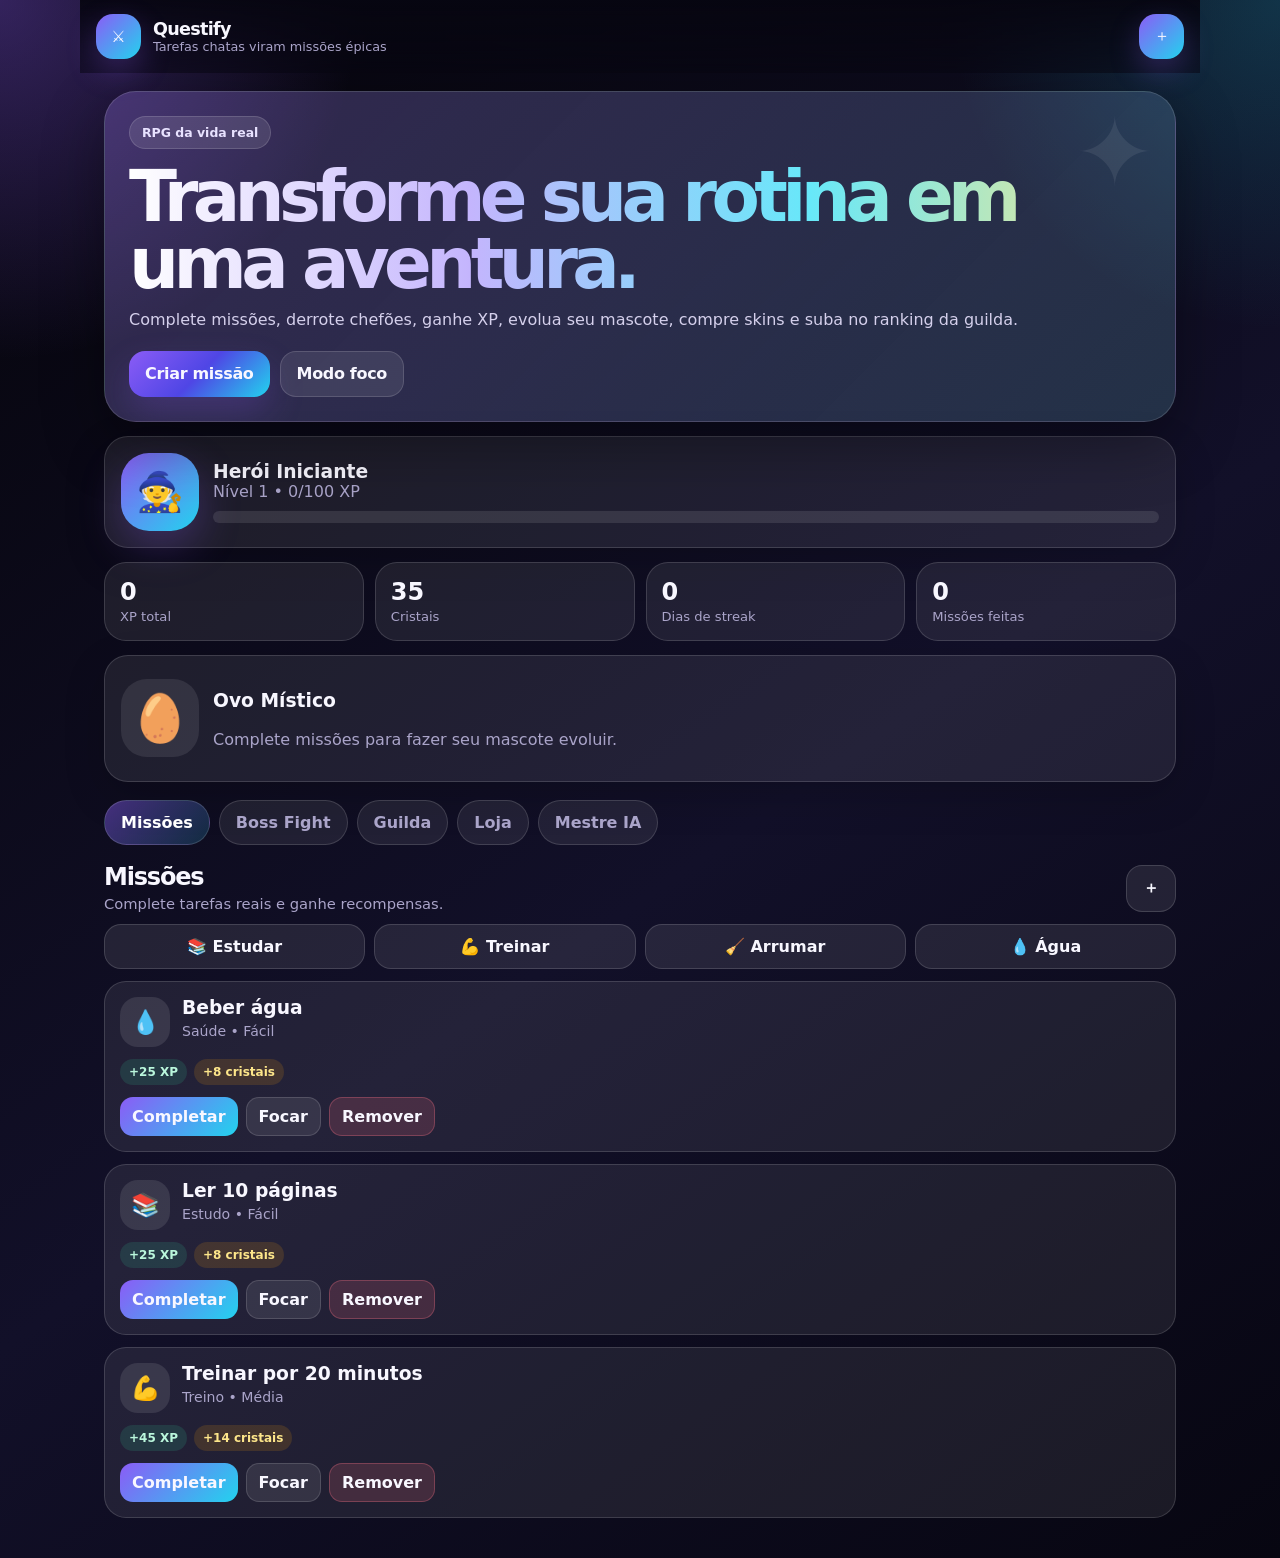
<file: FrontEnd/index.html>
<!DOCTYPE html>
<html lang="pt-BR">
<head>
  <meta charset="UTF-8" />
  <meta name="viewport" content="width=device-width, initial-scale=1.0" />
  <title>Questify - Missões Épicas</title>
  <link rel="stylesheet" href="style.css" />
</head>
<body>
  <div class="app">
    <header class="topbar">
      <div class="logo">
        <div class="logo-icon">⚔️</div>
        <div>
          <h1>Questify</h1>
          <p>Tarefas chatas viram missões épicas</p>
        </div>
      </div>

      <button class="icon-btn" id="openTaskModal">＋</button>
    </header>

    <main>
      <section class="hero">
        <div>
          <span class="tag">RPG da vida real</span>
          <h2>Transforme sua rotina em uma aventura.</h2>
          <p>
            Complete missões, derrote chefões, ganhe XP, evolua seu mascote,
            compre skins e suba no ranking da guilda.
          </p>

          <div class="hero-actions">
            <button class="primary-btn" id="createMissionBtn">Criar missão</button>
            <button class="secondary-btn" id="startFocusTop">Modo foco</button>
          </div>
        </div>
      </section>

      <section class="profile-card">
        <div class="character" id="characterAvatar">🧙</div>

        <div class="profile-info">
          <h3 id="heroTitle">Herói Iniciante</h3>
          <p id="levelText">Nível 1 • 0/100 XP</p>

          <div class="xp-track">
            <div class="xp-bar" id="xpBar"></div>
          </div>
        </div>
      </section>

      <section class="stats-grid">
        <article>
          <strong id="totalXp">0</strong>
          <span>XP total</span>
        </article>

        <article>
          <strong id="coins">0</strong>
          <span>Cristais</span>
        </article>

        <article>
          <strong id="streak">0</strong>
          <span>Dias de streak</span>
        </article>

        <article>
          <strong id="completedCount">0</strong>
          <span>Missões feitas</span>
        </article>
      </section>

      <section class="pet-card">
        <div class="pet" id="petEmoji">🥚</div>
        <div>
          <h3 id="petName">Ovo Místico</h3>
          <p id="petDescription">
            Complete missões para fazer seu mascote evoluir.
          </p>
        </div>
      </section>

      <nav class="tabs">
        <button class="tab active" data-tab="missions">Missões</button>
        <button class="tab" data-tab="bosses">Boss Fight</button>
        <button class="tab" data-tab="guild">Guilda</button>
        <button class="tab" data-tab="shop">Loja</button>
        <button class="tab" data-tab="ai">Mestre IA</button>
      </nav>

      <section class="tab-content active" id="missions">
        <div class="section-title">
          <div>
            <h2>Missões</h2>
            <p>Complete tarefas reais e ganhe recompensas.</p>
          </div>
          <button class="small-btn" id="addMissionSmall">＋</button>
        </div>

        <div class="quick-actions">
          <button data-quick="Estudar por 25 minutos|study|medium">📚 Estudar</button>
          <button data-quick="Treinar por 30 minutos|fitness|medium">💪 Treinar</button>
          <button data-quick="Arrumar o quarto|home|easy">🧹 Arrumar</button>
          <button data-quick="Beber água|health|easy">💧 Água</button>
        </div>

        <div class="list" id="missionList"></div>
      </section>

      <section class="tab-content" id="bosses">
        <div class="section-title">
          <div>
            <h2>Boss Fight</h2>
            <p>Tarefas difíceis quebradas em fases.</p>
          </div>
          <button class="small-btn danger" id="addBossSmall">🐉</button>
        </div>

        <div class="list" id="bossList"></div>
      </section>

      <section class="tab-content" id="guild">
        <div class="section-title">
          <div>
            <h2>Guilda</h2>
            <p>Progresso coletivo com seus amigos.</p>
          </div>
        </div>

        <article class="guild-card">
          <span class="tag">🛡️ Guilda ativa</span>
          <h2 id="guildName">Guilda Aurora</h2>
          <p>Meta semanal: juntar 1200 XP.</p>

          <div class="xp-track">
            <div class="xp-bar guild" id="guildBar"></div>
          </div>

          <div class="guild-bottom">
            <span id="guildXp">0/1200 XP</span>
            <button class="primary-btn small" id="claimGuildReward">Resgatar baú</button>
          </div>
        </article>

        <h3 class="mini-heading">Ranking</h3>
        <div class="ranking" id="ranking"></div>

        <div class="rename-box">
          <input id="guildInput" placeholder="Novo nome da guilda" />
          <button class="secondary-btn" id="saveGuild">Salvar</button>
        </div>
      </section>

      <section class="tab-content" id="shop">
        <div class="section-title">
          <div>
            <h2>Loja sem dinheiro real</h2>
            <p>Compre skins usando só esforço real.</p>
          </div>
        </div>

        <div class="shop-grid" id="shopGrid"></div>
      </section>

      <section class="tab-content" id="ai">
        <div class="section-title">
          <div>
            <h2>Mestre IA</h2>
            <p>Gere quests personalizadas para seus objetivos.</p>
          </div>
        </div>

        <div class="ai-card">
          <textarea id="aiGoal" placeholder="Ex: quero aprender inglês, estudar para prova, tocar violão..."></textarea>
          <button class="primary-btn" id="generateQuests">Gerar quests</button>
        </div>

        <div class="list" id="aiResults"></div>
      </section>
    </main>

    <nav class="bottom-nav">
      <button class="bottom-link active" data-tab="missions">📜<span>Missões</span></button>
      <button class="bottom-link" data-tab="bosses">🐉<span>Boss</span></button>
      <button class="bottom-link" data-tab="guild">🛡️<span>Guilda</span></button>
      <button class="bottom-link" data-tab="shop">🛒<span>Loja</span></button>
      <button class="bottom-link" data-tab="ai">✨<span>IA</span></button>
    </nav>
  </div>

  <div class="modal" id="taskModal">
    <div class="modal-box">
      <div class="modal-header">
        <h2 id="modalTitle">Nova missão</h2>
        <button class="icon-btn" id="closeModal">×</button>
      </div>

      <form id="taskForm">
        <label>
          Nome da missão
          <input id="taskName" required placeholder="Ex: Estudar matemática" />
        </label>

        <label>
          Categoria
          <select id="taskCategory">
            <option value="study">Estudo</option>
            <option value="fitness">Treino</option>
            <option value="home">Casa</option>
            <option value="health">Saúde</option>
            <option value="creative">Criativo</option>
            <option value="life">Vida</option>
          </select>
        </label>

        <label>
          Dificuldade
          <select id="taskDifficulty">
            <option value="easy">Fácil</option>
            <option value="medium">Média</option>
            <option value="hard">Difícil</option>
            <option value="legendary">Lendária</option>
          </select>
        </label>

        <label>
          Tipo
          <select id="taskType">
            <option value="mission">Missão normal</option>
            <option value="boss">Boss Fight</option>
          </select>
        </label>

        <label id="phasesLabel" class="hidden">
          Fases do boss, uma por linha
          <textarea id="bossPhases" placeholder="25 min de estudo&#10;5 min de pausa&#10;Revisar resumo&#10;Fazer exercícios"></textarea>
        </label>

        <button class="primary-btn" type="submit">Salvar</button>
      </form>
    </div>
  </div>

  <div class="focus-screen" id="focusScreen">
    <div class="focus-box">
      <span class="tag">🎧 Anti-procrastinação</span>
      <h2 id="focusTitle">Modo Foco</h2>
      <p id="focusSubtitle">Bloqueie distrações e finalize sua missão.</p>

      <div class="timer-ring" id="timerRing">
        <div>
          <strong id="timerText">25:00</strong>
          <span id="timerStatus">pronto</span>
        </div>
      </div>

      <div class="timer-buttons">
        <button class="secondary-btn" data-time="5">5m</button>
        <button class="secondary-btn" data-time="25">25m</button>
        <button class="secondary-btn" data-time="45">45m</button>
      </div>

      <div class="focus-actions">
        <button class="primary-btn" id="startTimer">Iniciar</button>
        <button class="secondary-btn" id="pauseTimer">Pausar</button>
        <button class="secondary-btn" id="toggleMusic">Trilha: off</button>
        <button class="danger-btn" id="exitFocus">Sair</button>
      </div>
    </div>
  </div>

  <div class="toast" id="toast"></div>

  <script src="script.js"></script>
</body>
</html>
</file>
<file: FrontEnd/style.css>
:root {
  --bg: #070611;
  --bg2: #121029;
  --card: rgba(255, 255, 255, 0.08);
  --card2: rgba(255, 255, 255, 0.13);
  --line: rgba(255, 255, 255, 0.14);
  --text: #f8f7ff;
  --muted: #aaa4c9;
  --purple: #8b5cf6;
  --cyan: #22d3ee;
  --gold: #f59e0b;
  --green: #34d399;
  --red: #fb7185;
  --radius: 24px;
  --shadow: 0 22px 60px rgba(0, 0, 0, 0.35);
}

* {
  box-sizing: border-box;
}

body {
  margin: 0;
  min-height: 100vh;
  font-family: Inter, system-ui, -apple-system, BlinkMacSystemFont, "Segoe UI", sans-serif;
  color: var(--text);
  background:
    radial-gradient(circle at top left, rgba(139, 92, 246, 0.35), transparent 360px),
    radial-gradient(circle at top right, rgba(34, 211, 238, 0.2), transparent 330px),
    linear-gradient(145deg, #05040a, #121029 55%, #070611);
  padding-bottom: 92px;
}

button,
input,
select,
textarea {
  font: inherit;
}

button {
  border: none;
  cursor: pointer;
  color: inherit;
}

input,
select,
textarea {
  width: 100%;
  border: 1px solid var(--line);
  background: rgba(255, 255, 255, 0.08);
  color: var(--text);
  border-radius: 16px;
  padding: 14px;
  outline: none;
}

select option {
  background: #17132d;
}

textarea {
  min-height: 110px;
  resize: vertical;
}

input:focus,
select:focus,
textarea:focus {
  border-color: var(--cyan);
  box-shadow: 0 0 0 4px rgba(34, 211, 238, 0.12);
}

.app {
  width: min(100%, 1120px);
  margin: 0 auto;
}

.topbar {
  position: sticky;
  top: 0;
  z-index: 20;
  padding: 14px 16px;
  backdrop-filter: blur(20px);
  background: linear-gradient(to bottom, rgba(7, 6, 17, 0.94), rgba(7, 6, 17, 0.55));
}

.logo {
  display: flex;
  align-items: center;
  gap: 12px;
}

.logo h1,
.logo p {
  margin: 0;
}

.logo h1 {
  font-size: 1.1rem;
  letter-spacing: -0.04em;
}

.logo p {
  color: var(--muted);
  font-size: 0.8rem;
}

.logo-icon,
.icon-btn {
  width: 45px;
  height: 45px;
  border-radius: 17px;
  display: grid;
  place-items: center;
  background: linear-gradient(135deg, var(--purple), var(--cyan));
  box-shadow: 0 12px 30px rgba(139, 92, 246, 0.28);
}

.topbar {
  display: flex;
  justify-content: space-between;
  align-items: center;
}

main {
  padding: 10px 16px 24px;
}

.hero {
  border: 1px solid var(--line);
  border-radius: 32px;
  padding: 24px;
  background:
    linear-gradient(135deg, rgba(139, 92, 246, 0.22), rgba(34, 211, 238, 0.09)),
    var(--card);
  box-shadow: var(--shadow);
  overflow: hidden;
  position: relative;
}

.hero::after {
  content: "✦";
  position: absolute;
  right: 20px;
  top: 5px;
  font-size: 6rem;
  opacity: 0.08;
}

.tag {
  display: inline-flex;
  width: fit-content;
  padding: 8px 12px;
  border-radius: 999px;
  background: rgba(255, 255, 255, 0.11);
  border: 1px solid var(--line);
  font-size: 0.78rem;
  font-weight: 800;
  color: #e8e2ff;
}

.hero h2 {
  margin: 15px 0 10px;
  font-size: clamp(2.1rem, 10vw, 4.4rem);
  line-height: 0.95;
  letter-spacing: -0.08em;
  background: linear-gradient(90deg, #fff, #c4b5fd, #67e8f9, #fde68a);
  -webkit-background-clip: text;
  color: transparent;
}

.hero p {
  color: #d5d0ec;
  line-height: 1.55;
  margin: 0;
}

.hero-actions,
.focus-actions,
.timer-buttons,
.guild-bottom {
  display: flex;
  flex-wrap: wrap;
  gap: 10px;
  margin-top: 18px;
}

.primary-btn,
.secondary-btn,
.danger-btn,
.small-btn {
  min-height: 46px;
  padding: 12px 16px;
  border-radius: 16px;
  font-weight: 900;
  letter-spacing: -0.02em;
  transition: 0.2s;
}

.primary-btn {
  background: linear-gradient(135deg, var(--purple), #4f46e5, var(--cyan));
  box-shadow: 0 16px 35px rgba(139, 92, 246, 0.22);
}

.secondary-btn,
.small-btn {
  background: rgba(255, 255, 255, 0.09);
  border: 1px solid var(--line);
}

.danger-btn,
.small-btn.danger {
  background: rgba(251, 113, 133, 0.17);
  border: 1px solid rgba(251, 113, 133, 0.3);
}

.primary-btn:hover,
.secondary-btn:hover,
.danger-btn:hover,
.small-btn:hover {
  transform: translateY(-2px);
}

.small {
  min-height: 38px;
  padding: 9px 12px;
  font-size: 0.85rem;
}

.profile-card,
.pet-card,
.guild-card,
.ai-card,
.rename-box {
  margin-top: 14px;
  border: 1px solid var(--line);
  background: var(--card);
  border-radius: var(--radius);
  padding: 16px;
  box-shadow: 0 14px 40px rgba(0, 0, 0, 0.18);
}

.profile-card,
.pet-card {
  display: flex;
  align-items: center;
  gap: 14px;
}

.character {
  width: 78px;
  height: 78px;
  flex: 0 0 auto;
  border-radius: 28px;
  display: grid;
  place-items: center;
  font-size: 2.4rem;
  background: linear-gradient(135deg, var(--purple), var(--cyan));
  box-shadow: 0 15px 42px rgba(139, 92, 246, 0.28);
}

.character.forest {
  background: linear-gradient(135deg, #16a34a, #84cc16);
}

.character.ember {
  background: linear-gradient(135deg, #ef4444, #f59e0b);
}

.character.ocean {
  background: linear-gradient(135deg, #0284c7, #22d3ee);
}

.character.shadow {
  background: linear-gradient(135deg, #111827, #7c3aed);
}

.profile-info {
  flex: 1;
}

.profile-info h3,
.profile-info p {
  margin: 0;
}

.profile-info p,
.pet-card p,
.section-title p,
.guild-card p {
  color: var(--muted);
}

.xp-track {
  height: 12px;
  margin-top: 10px;
  border-radius: 999px;
  background: rgba(255, 255, 255, 0.1);
  overflow: hidden;
}

.xp-bar {
  height: 100%;
  width: 0%;
  border-radius: 999px;
  background: linear-gradient(90deg, var(--purple), var(--cyan), var(--gold));
  transition: width 0.4s;
}

.stats-grid {
  display: grid;
  grid-template-columns: repeat(2, 1fr);
  gap: 11px;
  margin-top: 14px;
}

.stats-grid article {
  border: 1px solid var(--line);
  background: var(--card);
  border-radius: 22px;
  padding: 15px;
}

.stats-grid strong {
  display: block;
  font-size: 1.5rem;
}

.stats-grid span {
  color: var(--muted);
  font-size: 0.82rem;
}

.pet {
  width: 78px;
  height: 78px;
  flex: 0 0 auto;
  border-radius: 26px;
  display: grid;
  place-items: center;
  font-size: 2.9rem;
  background: rgba(255, 255, 255, 0.09);
  animation: float 3s ease-in-out infinite;
}

@keyframes float {
  50% {
    transform: translateY(-6px);
  }
}

.tabs {
  display: none;
}

.tab-content {
  display: none;
  margin-top: 18px;
}

.tab-content.active {
  display: block;
  animation: show 0.25s ease;
}

@keyframes show {
  from {
    opacity: 0;
    transform: translateY(8px);
  }
}

.section-title {
  display: flex;
  align-items: end;
  justify-content: space-between;
  gap: 12px;
  margin-bottom: 12px;
}

.section-title h2 {
  margin: 0;
  letter-spacing: -0.05em;
}

.section-title p {
  margin: 4px 0 0;
  font-size: 0.92rem;
}

.quick-actions {
  display: grid;
  grid-template-columns: repeat(2, 1fr);
  gap: 9px;
  margin-bottom: 12px;
}

.quick-actions button {
  padding: 12px;
  border-radius: 17px;
  background: rgba(255, 255, 255, 0.09);
  border: 1px solid var(--line);
  font-weight: 800;
}

.list {
  display: grid;
  gap: 12px;
}

.card {
  border: 1px solid var(--line);
  background: var(--card);
  border-radius: 22px;
  padding: 15px;
  overflow: hidden;
}

.card-top {
  display: flex;
  gap: 12px;
  align-items: flex-start;
}

.card-icon {
  width: 50px;
  height: 50px;
  flex: 0 0 auto;
  border-radius: 18px;
  display: grid;
  place-items: center;
  font-size: 1.45rem;
  background: rgba(255, 255, 255, 0.1);
}

.card h3 {
  margin: 0;
  overflow-wrap: anywhere;
}

.card p {
  margin: 5px 0 0;
  color: var(--muted);
  font-size: 0.88rem;
}

.pills {
  display: flex;
  flex-wrap: wrap;
  gap: 7px;
  margin: 12px 0;
}

.pill {
  padding: 6px 9px;
  border-radius: 999px;
  font-size: 0.75rem;
  font-weight: 900;
  background: rgba(255, 255, 255, 0.09);
  color: #eee9ff;
}

.pill.green {
  color: #baf7dc;
  background: rgba(52, 211, 153, 0.14);
}

.pill.gold {
  color: #fde68a;
  background: rgba(245, 158, 11, 0.15);
}

.pill.red {
  color: #fecdd3;
  background: rgba(251, 113, 133, 0.15);
}

.card-actions {
  display: flex;
  flex-wrap: wrap;
  gap: 8px;
}

.card-actions button {
  min-height: 38px;
  padding: 9px 12px;
  border-radius: 13px;
  background: rgba(255, 255, 255, 0.09);
  border: 1px solid var(--line);
  font-weight: 800;
}

.card-actions .complete {
  background: linear-gradient(135deg, var(--purple), var(--cyan));
  border: 0;
}

.card-actions .delete {
  background: rgba(251, 113, 133, 0.16);
  border-color: rgba(251, 113, 133, 0.3);
}

.boss-card {
  background:
    linear-gradient(135deg, rgba(251, 113, 133, 0.12), rgba(139, 92, 246, 0.09)),
    var(--card);
}

.phase {
  display: flex;
  justify-content: space-between;
  gap: 10px;
  align-items: center;
  padding: 10px;
  margin-top: 8px;
  border-radius: 16px;
  background: rgba(255, 255, 255, 0.07);
}

.phase.done {
  opacity: 0.65;
  background: rgba(52, 211, 153, 0.12);
}

.phase strong {
  font-size: 0.9rem;
}

.phase button {
  border-radius: 12px;
  padding: 8px 10px;
  background: rgba(255, 255, 255, 0.1);
}

.guild-card h2 {
  margin-bottom: 4px;
}

.guild-bottom {
  justify-content: space-between;
  align-items: center;
}

.mini-heading {
  margin: 18px 0 10px;
}

.ranking {
  display: grid;
  gap: 9px;
}

.rank-row {
  display: grid;
  grid-template-columns: auto 1fr auto;
  gap: 10px;
  align-items: center;
  padding: 12px;
  border-radius: 18px;
  background: var(--card);
  border: 1px solid var(--line);
}

.rank-number {
  width: 34px;
  height: 34px;
  border-radius: 12px;
  display: grid;
  place-items: center;
  background: rgba(255, 255, 255, 0.1);
  font-weight: 900;
}

.rename-box {
  display: grid;
  gap: 10px;
}

.shop-grid {
  display: grid;
  gap: 12px;
}

.shop-item {
  border: 1px solid var(--line);
  background: var(--card);
  border-radius: 22px;
  padding: 15px;
}

.skin-preview {
  height: 100px;
  border-radius: 20px;
  display: grid;
  place-items: center;
  font-size: 3rem;
  background: linear-gradient(135deg, var(--purple), var(--cyan));
  margin-bottom: 12px;
}

.skin-preview.forest {
  background: linear-gradient(135deg, #16a34a, #84cc16);
}

.skin-preview.ember {
  background: linear-gradient(135deg, #ef4444, #f59e0b);
}

.skin-preview.ocean {
  background: linear-gradient(135deg, #0284c7, #22d3ee);
}

.skin-preview.shadow {
  background: linear-gradient(135deg, #111827, #7c3aed);
}

.ai-card {
  display: grid;
  gap: 10px;
}

.bottom-nav {
  position: fixed;
  z-index: 50;
  left: 0;
  right: 0;
  bottom: 0;
  padding: 9px 10px;
  background: rgba(7, 6, 17, 0.8);
  border-top: 1px solid var(--line);
  backdrop-filter: blur(20px);
  display: grid;
  grid-template-columns: repeat(5, 1fr);
  gap: 7px;
}

.bottom-link {
  min-height: 58px;
  border-radius: 18px;
  display: grid;
  place-items: center;
  gap: 2px;
  background: transparent;
  color: var(--muted);
  font-weight: 800;
  font-size: 1.15rem;
}

.bottom-link span {
  font-size: 0.7rem;
}

.bottom-link.active {
  color: white;
  background: rgba(139, 92, 246, 0.24);
  border: 1px solid var(--line);
}

.modal,
.focus-screen {
  position: fixed;
  inset: 0;
  z-index: 100;
  display: none;
  padding: 18px;
  background: rgba(0, 0, 0, 0.62);
  backdrop-filter: blur(16px);
}

.modal.active,
.focus-screen.active {
  display: grid;
  place-items: end center;
}

.modal-box,
.focus-box {
  width: min(100%, 620px);
  max-height: 90vh;
  overflow: auto;
  border: 1px solid var(--line);
  background: #121029;
  border-radius: 30px;
  padding: 18px;
  box-shadow: var(--shadow);
}

.modal-header {
  display: flex;
  justify-content: space-between;
  align-items: center;
  margin-bottom: 14px;
}

.modal-header h2 {
  margin: 0;
}

form {
  display: grid;
  gap: 12px;
}

label {
  display: grid;
  gap: 7px;
  color: #e5deff;
  font-weight: 800;
  font-size: 0.88rem;
}

.hidden {
  display: none;
}

.focus-box {
  text-align: center;
}

.timer-ring {
  width: 220px;
  height: 220px;
  margin: 22px auto;
  border-radius: 50%;
  display: grid;
  place-items: center;
  background:
    conic-gradient(var(--cyan) var(--progress, 0%), rgba(255, 255, 255, 0.1) 0),
    rgba(255, 255, 255, 0.08);
}

.timer-ring > div {
  width: 178px;
  height: 178px;
  border-radius: 50%;
  background: #121029;
  display: grid;
  place-items: center;
  align-content: center;
}

.timer-ring strong {
  font-size: 3rem;
  letter-spacing: -0.08em;
}

.timer-ring span {
  color: var(--muted);
}

.focus-actions,
.timer-buttons {
  justify-content: center;
}

.toast {
  position: fixed;
  z-index: 200;
  left: 50%;
  bottom: 96px;
  width: min(calc(100% - 32px), 430px);
  transform: translateX(-50%) translateY(20px);
  opacity: 0;
  pointer-events: none;
  padding: 14px 16px;
  border-radius: 18px;
  background: rgba(18, 16, 41, 0.96);
  border: 1px solid var(--line);
  box-shadow: var(--shadow);
  transition: 0.25s;
}

.toast.show {
  opacity: 1;
  transform: translateX(-50%) translateY(0);
}

.empty {
  padding: 28px 18px;
  text-align: center;
  color: var(--muted);
  border: 1px dashed var(--line);
  border-radius: 22px;
}

@media (min-width: 760px) {
  body {
    padding-bottom: 0;
  }

  main {
    padding: 18px 24px 40px;
  }

  .bottom-nav {
    display: none;
  }

  .tabs {
    margin-top: 18px;
    display: flex;
    gap: 9px;
    overflow-x: auto;
  }

  .tab {
    padding: 12px 16px;
    border-radius: 999px;
    background: rgba(255, 255, 255, 0.08);
    border: 1px solid var(--line);
    color: var(--muted);
    font-weight: 900;
    white-space: nowrap;
  }

  .tab.active {
    color: white;
    background: linear-gradient(135deg, rgba(139, 92, 246, 0.45), rgba(34, 211, 238, 0.16));
  }

  .stats-grid {
    grid-template-columns: repeat(4, 1fr);
  }

  .quick-actions {
    grid-template-columns: repeat(4, 1fr);
  }

  .shop-grid {
    grid-template-columns: repeat(3, 1fr);
  }

  .modal.active,
  .focus-screen.active {
    place-items: center;
  }
}
</file>
